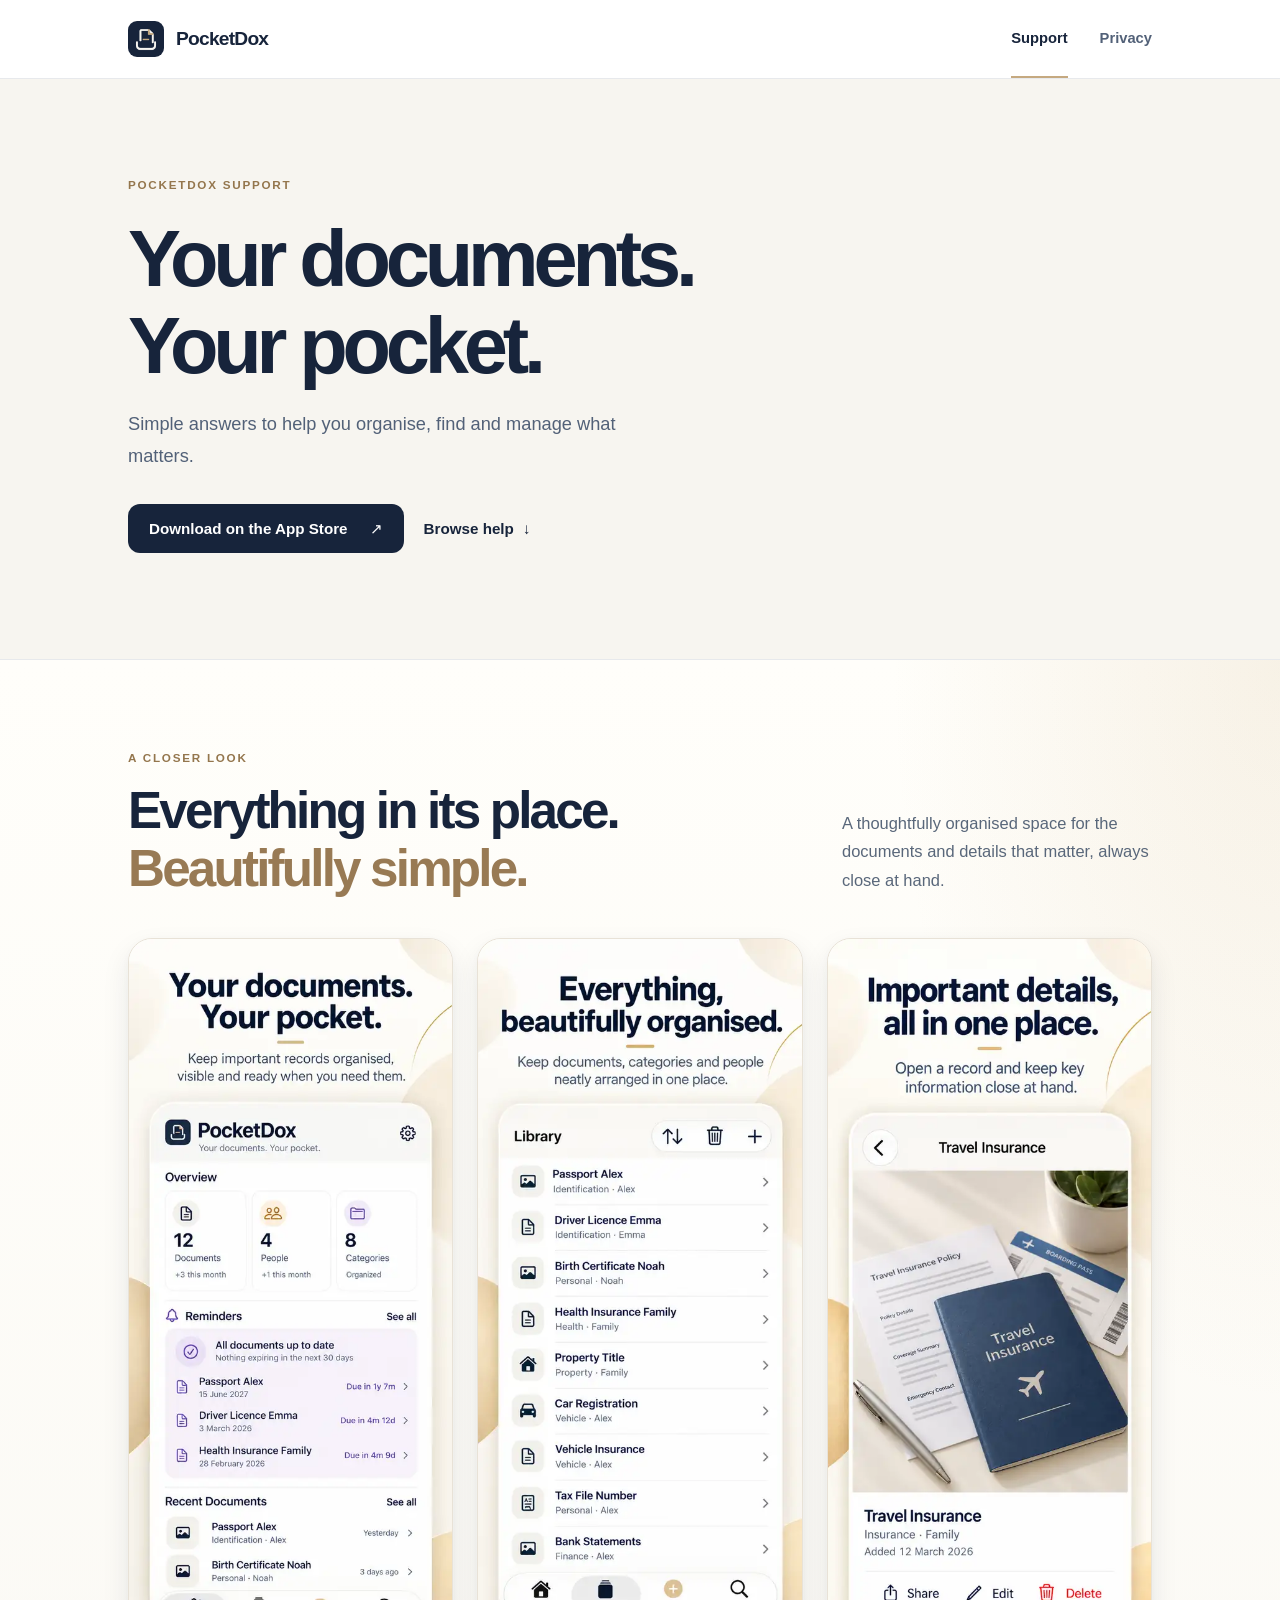
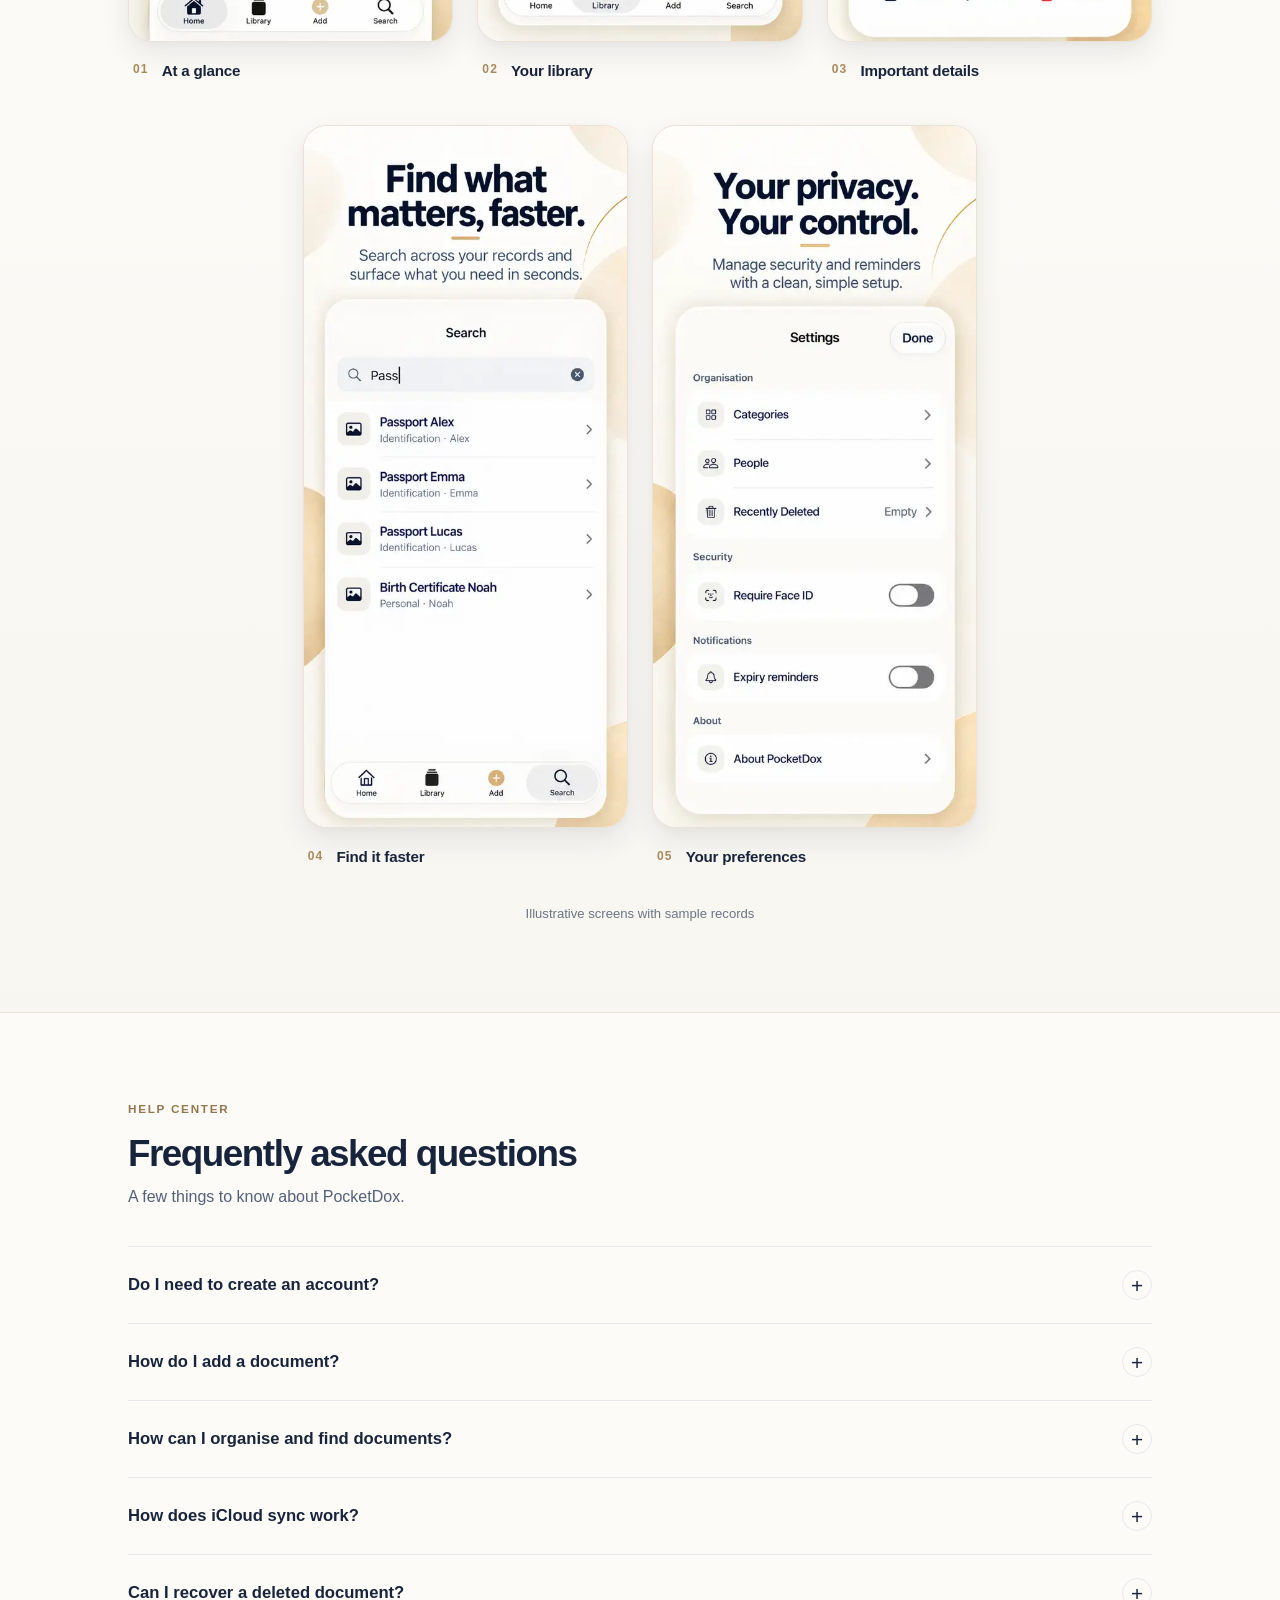
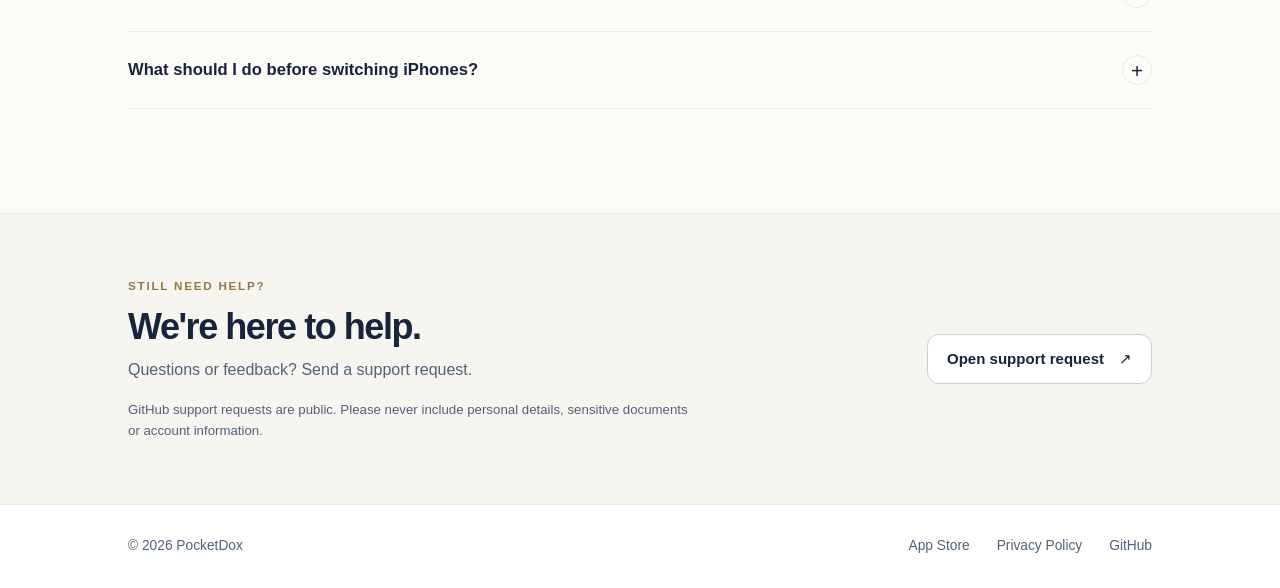
<file: index.html>
<!doctype html>
<html lang="en">
<head>
  <meta charset="utf-8">
  <meta name="viewport" content="width=device-width, initial-scale=1">
  <meta name="theme-color" content="#FCFBF8">
  <meta name="description" content="PocketDox support. Find help with documents, iCloud sync, and privacy.">
  <title>Support — PocketDox</title>
  <link rel="icon" type="image/png" href="assets/pocketdox-app-icon.png">
  <link rel="apple-touch-icon" href="assets/pocketdox-app-icon.png">
  <link rel="stylesheet" href="style.css?v=20261107-store">
</head>
<body>
<a class="skip-link" href="#main">Skip to content</a>
<header class="site-header">
  <div class="shell header-inner">
    <a class="brand" href="./" aria-label="PocketDox home"><img src="assets/pocketdox-app-icon.png" alt="" width="36" height="36"><span>PocketDox</span></a>
    <nav class="nav" aria-label="Main navigation"><a class="current" aria-current="page" href="./">Support</a><a href="privacy.html">Privacy</a></nav>
  </div>
</header>
<main id="main">
  <section class="hero">
    <div class="shell hero-inner">
      <p class="eyebrow">POCKETDOX SUPPORT</p>
      <h1>Your documents.<br><span>Your pocket.</span></h1>
      <p class="intro">Simple answers to help you organise, find and manage what matters.</p>
      <div class="hero-actions"><a class="primary-link" href="https://apps.apple.com/us/app/pocketdox/id6823854425" target="_blank" rel="noopener noreferrer" aria-label="Download PocketDox on the App Store">Download on the App Store <span aria-hidden="true">↗</span></a><a class="hero-help-link" href="#questions">Browse help <span aria-hidden="true">↓</span></a></div>
    </div>
  </section>

  <section class="showcase-section" id="explore" aria-labelledby="showcase-heading">
    <div class="shell showcase-inner">
      <div class="showcase-heading">
        <div>
          <p class="eyebrow">A CLOSER LOOK</p>
          <h2 id="showcase-heading">Everything in its place.<br><span>Beautifully simple.</span></h2>
        </div>
        <p class="showcase-intro">A thoughtfully organised space for the documents and details that matter, always close at hand.</p>
      </div>
      <div class="showcase-gallery">
        <figure class="showcase-card">
          <div class="showcase-image"><img src="assets/screenshots/01_home.webp" alt="PocketDox home screen with an overview of documents, people, categories and recent records" width="520" height="1128" loading="lazy" decoding="async"></div>
          <figcaption><span class="showcase-number">01</span><span>At a glance</span></figcaption>
        </figure>
        <figure class="showcase-card">
          <div class="showcase-image"><img src="assets/screenshots/02_library.webp" alt="PocketDox document library showing neatly organised personal and family records" width="520" height="1128" loading="lazy" decoding="async"></div>
          <figcaption><span class="showcase-number">02</span><span>Your library</span></figcaption>
        </figure>
        <figure class="showcase-card">
          <div class="showcase-image"><img src="assets/screenshots/03_document_preview.webp" alt="PocketDox document detail preview with a travel insurance record and share and edit actions" width="520" height="1128" loading="lazy" decoding="async"></div>
          <figcaption><span class="showcase-number">03</span><span>Important details</span></figcaption>
        </figure>
        <figure class="showcase-card">
          <div class="showcase-image"><img src="assets/screenshots/04_search.webp" alt="PocketDox search screen displaying matching passport and certificate records" width="520" height="1128" loading="lazy" decoding="async"></div>
          <figcaption><span class="showcase-number">04</span><span>Find it faster</span></figcaption>
        </figure>
        <figure class="showcase-card">
          <div class="showcase-image"><img src="assets/screenshots/05_settings.webp" alt="PocketDox settings showing categories, people, Face ID and expiry reminder options" width="520" height="1128" loading="lazy" decoding="async"></div>
          <figcaption><span class="showcase-number">05</span><span>Your preferences</span></figcaption>
        </figure>
      </div>
      <p class="showcase-note">Illustrative screens with sample records</p>
    </div>
  </section>
  <section class="help-section shell" id="questions" aria-labelledby="help-heading">
    <div class="section-top"><div><p class="eyebrow">HELP CENTER</p><h2 id="help-heading">Frequently asked questions</h2><p class="section-description">A few things to know about PocketDox.</p></div></div>
    <div class="faq-list">
      <details class="faq"><summary><span>Do I need to create an account?</span><span class="expand" aria-hidden="true"></span></summary><p>No. PocketDox doesn't require a separate account or sign-in. Just complete the setup in the app to get started.</p></details>
      <details class="faq"><summary><span>How do I add a document?</span><span class="expand" aria-hidden="true"></span></summary><p>Tap Add Document to scan using your iPhone camera or import a PDF or image from Files or Photos.</p></details>
      <details class="faq"><summary><span>How can I organise and find documents?</span><span class="expand" aria-hidden="true"></span></summary><p>Group documents by person and category, then use PocketDox search when you need to find something quickly.</p></details>
      <details class="faq"><summary><span>How does iCloud sync work?</span><span class="expand" aria-hidden="true"></span></summary><p>iCloud sync is optional and uses your existing Apple Account. PocketDox checks for changes when you open or use the app. Changes might not appear immediately on another device; version 1.0 does not support background push syncing.</p></details>
      <details class="faq"><summary><span>Can I recover a deleted document?</span><span class="expand" aria-hidden="true"></span></summary><p>You can restore an item from Recently Deleted while it's still available there. A permanently deleted document can't be restored from Recently Deleted.</p></details>
      <details class="faq"><summary><span>What should I do before switching iPhones?</span><span class="expand" aria-hidden="true"></span></summary><p>Keep a separate backup of important originals. If you're using iCloud sync, confirm your documents are available on the new device before erasing the old one.</p></details>
    </div>
  </section>
  <section class="contact-section" id="contact" aria-labelledby="contact-heading"><div class="shell contact-inner"><div><p class="eyebrow">STILL NEED HELP?</p><h2 id="contact-heading">We're here to help.</h2><p>Questions or feedback? Send a support request.</p><p class="privacy-note">GitHub support requests are public. Please never include personal details, sensitive documents or account information.</p></div><a class="secondary-link" href="https://github.com/Butch-Works/pocketdox-support/issues/new" target="_blank" rel="noopener noreferrer">Open support request <span aria-hidden="true">↗</span></a></div></section>
</main>
<footer class="site-footer"><div class="shell footer-inner"><span>© 2026 PocketDox</span><div class="footer-links"><a href="https://apps.apple.com/us/app/pocketdox/id6823854425" target="_blank" rel="noopener noreferrer">App Store</a><a href="privacy.html">Privacy Policy</a><a href="https://github.com/Butch-Works/pocketdox-support">GitHub</a></div></div></footer>
</body>
</html>
</file>
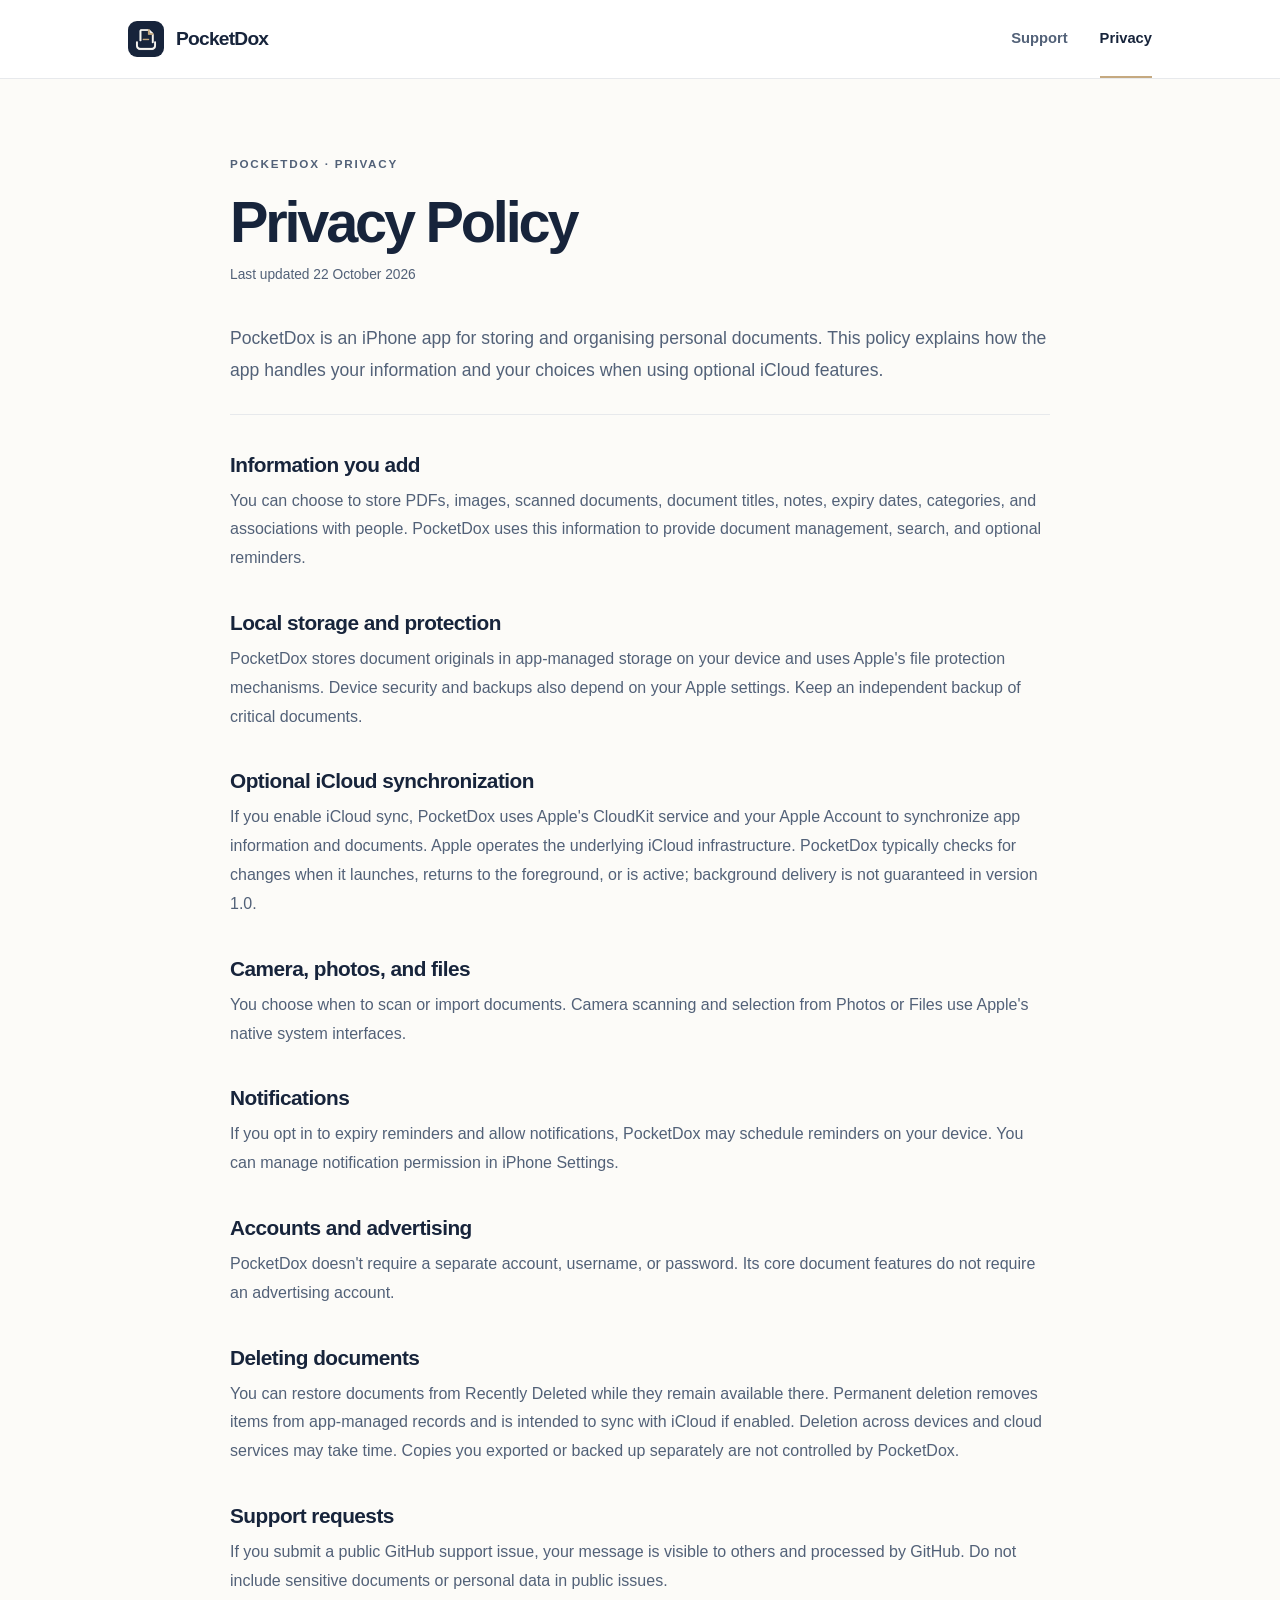
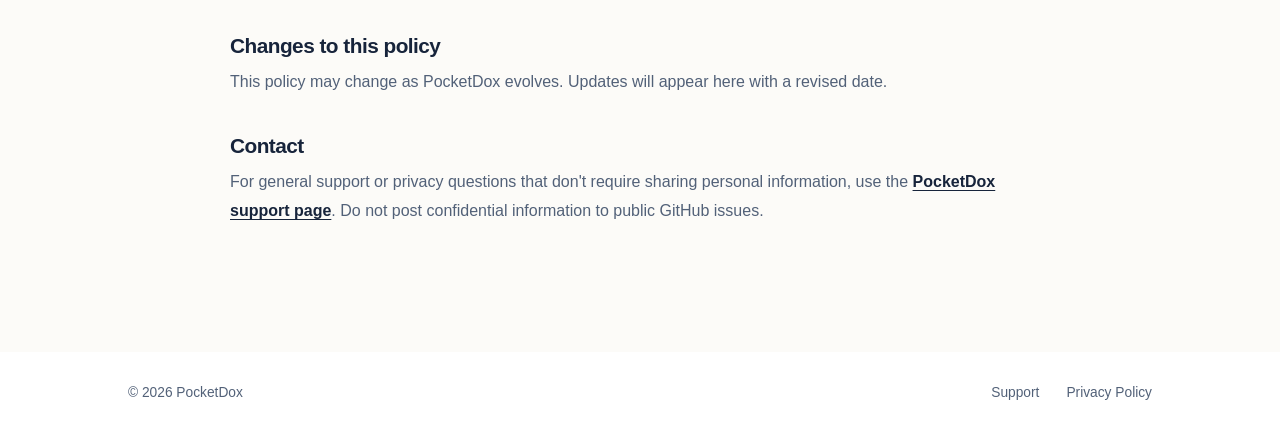
<file: privacy.html>
<!doctype html>
<html lang="en">
<head>
  <meta charset="utf-8"><meta name="viewport" content="width=device-width, initial-scale=1">
  <meta name="theme-color" content="#FCFBF8"><meta name="description" content="How PocketDox handles your documents and optional iCloud sync.">
  <title>Privacy Policy — PocketDox</title>
  <link rel="icon" type="image/png" href="assets/pocketdox-app-icon.png"><link rel="apple-touch-icon" href="assets/pocketdox-app-icon.png"><link rel="stylesheet" href="style.css?v=20261022-grid">
</head>
<body>
<a class="skip-link" href="#main">Skip to content</a>
<header class="site-header"><div class="shell header-inner"><a class="brand" href="./" aria-label="PocketDox home"><img src="assets/pocketdox-app-icon.png" alt="" width="36" height="36"><span>PocketDox</span></a><nav class="nav" aria-label="Main navigation"><a href="./">Support</a><a class="current" aria-current="page" href="privacy.html">Privacy</a></nav></div></header>
<main id="main" class="shell policy">
<p class="eyebrow">POCKETDOX · PRIVACY</p><h1>Privacy Policy</h1><p class="updated">Last updated 22 October 2026</p>
<p class="policy-intro">PocketDox is an iPhone app for storing and organising personal documents. This policy explains how the app handles your information and your choices when using optional iCloud features.</p>
<h2>Information you add</h2><p>You can choose to store PDFs, images, scanned documents, document titles, notes, expiry dates, categories, and associations with people. PocketDox uses this information to provide document management, search, and optional reminders.</p>
<h2>Local storage and protection</h2><p>PocketDox stores document originals in app-managed storage on your device and uses Apple's file protection mechanisms. Device security and backups also depend on your Apple settings. Keep an independent backup of critical documents.</p>
<h2>Optional iCloud synchronization</h2><p>If you enable iCloud sync, PocketDox uses Apple's CloudKit service and your Apple Account to synchronize app information and documents. Apple operates the underlying iCloud infrastructure. PocketDox typically checks for changes when it launches, returns to the foreground, or is active; background delivery is not guaranteed in version 1.0.</p>
<h2>Camera, photos, and files</h2><p>You choose when to scan or import documents. Camera scanning and selection from Photos or Files use Apple's native system interfaces.</p>
<h2>Notifications</h2><p>If you opt in to expiry reminders and allow notifications, PocketDox may schedule reminders on your device. You can manage notification permission in iPhone Settings.</p>
<h2>Accounts and advertising</h2><p>PocketDox doesn't require a separate account, username, or password. Its core document features do not require an advertising account.</p>
<h2>Deleting documents</h2><p>You can restore documents from Recently Deleted while they remain available there. Permanent deletion removes items from app-managed records and is intended to sync with iCloud if enabled. Deletion across devices and cloud services may take time. Copies you exported or backed up separately are not controlled by PocketDox.</p>
<h2>Support requests</h2><p>If you submit a public GitHub support issue, your message is visible to others and processed by GitHub. Do not include sensitive documents or personal data in public issues.</p>
<h2>Changes to this policy</h2><p>This policy may change as PocketDox evolves. Updates will appear here with a revised date.</p>
<h2>Contact</h2><p>For general support or privacy questions that don't require sharing personal information, use the <a href="https://github.com/Butch-Works/pocketdox-support/issues/new" target="_blank" rel="noopener noreferrer">PocketDox support page</a>. Do not post confidential information to public GitHub issues.</p>
</main>
<footer class="site-footer"><div class="shell footer-inner"><span>© 2026 PocketDox</span><div class="footer-links"><a href="./">Support</a><a href="privacy.html">Privacy Policy</a></div></div></footer>
</body></html>
</file>
<file: style.css>
:root{color-scheme:light dark;--navy:#17243b;--gold:#c5a980;--ink:#17243b;--muted:#526178;--canvas:#fcfbf8;--surface:#fff;--soft:#f7f5f0;--line:#e7e9ec;--btn-text:#fff;font-family:-apple-system,BlinkMacSystemFont,"Segoe UI",Arial,sans-serif;font-synthesis:none}
*{box-sizing:border-box}html{scroll-behavior:smooth;scroll-padding-top:92px}body{margin:0;background:var(--canvas);color:var(--ink);font-size:16px;line-height:1.65;-webkit-font-smoothing:antialiased}a{color:inherit}button,summary,a{-webkit-tap-highlight-color:transparent}a:focus-visible,summary:focus-visible{outline:3px solid var(--gold);outline-offset:4px;border-radius:4px}.shell{width:min(1024px,calc(100% - 48px));margin-inline:auto}.skip-link{position:absolute;left:16px;top:-100px;z-index:20;padding:8px 14px;background:var(--navy);color:#fff}.skip-link:focus{top:12px}
.site-header{background:var(--surface);border-bottom:1px solid var(--line)}.header-inner{height:78px;display:flex;align-items:center;justify-content:space-between;gap:24px}.brand{display:inline-flex;align-items:center;gap:12px;text-decoration:none;font-weight:700;font-size:1.2rem;letter-spacing:-.04em}.brand img{display:block;flex-shrink:0;border-radius:9px}.nav{display:flex;align-items:center;gap:32px;height:100%}.nav a{display:inline-flex;align-items:center;height:100%;color:var(--muted);text-decoration:none;font-size:.92rem;font-weight:550;border-bottom:2px solid transparent}.nav a:hover,.nav .current{color:var(--ink)}.nav .current{border-color:var(--gold)}
.hero{background:var(--soft);border-bottom:1px solid var(--line)}.hero-inner{padding-block:96px 106px}.eyebrow{margin:0;color:#94764d;font-size:.73rem;letter-spacing:.15em;font-weight:750}.hero h1{font-size:clamp(2.7rem,6.2vw,5rem);letter-spacing:-.065em;line-height:1.09;font-weight:730;margin:22px 0 19px}.hero h1 span{color:var(--navy)}.intro{max-width:520px;color:var(--muted);font-size:1.14rem;line-height:1.75;margin:0 0 32px}.primary-link{display:inline-flex;align-items:center;justify-content:center;gap:22px;border-radius:12px;background:var(--navy);color:var(--btn-text);padding:12px 21px;text-decoration:none;font-size:.95rem;font-weight:650;min-height:48px}.primary-link:hover{background:#2a3e5d}.hero-actions{display:flex;align-items:center;flex-wrap:wrap;gap:20px}.hero-help-link{display:inline-flex;align-items:center;gap:9px;color:var(--ink);font-size:.95rem;font-weight:650;text-decoration:none;text-underline-offset:4px}.hero-help-link:hover{text-decoration:underline}
.help-section{padding-block:86px 104px}.section-top h2{font-size:clamp(1.65rem,3vw,2.3rem);letter-spacing:-.04em;font-weight:700;line-height:1.2;margin:14px 0 8px}.section-description{color:var(--muted);margin:0 0 35px}.faq-list{border-top:1px solid var(--line)}.faq{border-bottom:1px solid var(--line)}.faq summary{cursor:pointer;list-style:none;display:flex;align-items:center;justify-content:space-between;gap:18px;padding:23px 0;min-height:73px;font-weight:620;font-size:1.04rem;line-height:1.4}.faq summary::-webkit-details-marker{display:none}.faq summary:hover{color:#8a6c46}.expand{display:grid;place-items:center;width:30px;height:30px;flex-shrink:0;border:1px solid var(--line);border-radius:50%;font-size:1.3rem;font-weight:400;color:var(--navy)}.expand:before{content:"+"}.faq[open] .expand:before{content:"−"}.faq[open] summary{padding-bottom:9px}.faq>p{max-width:735px;margin:0;padding:0 54px 24px 0;color:var(--muted);line-height:1.75}
.contact-section{border-top:1px solid var(--line);border-bottom:1px solid var(--line);background:var(--soft)}.contact-inner{display:flex;align-items:center;justify-content:space-between;gap:38px;padding-block:62px}.contact-inner h2{font-size:clamp(1.65rem,3vw,2.25rem);letter-spacing:-.04em;line-height:1.2;margin:10px 0 9px}.contact-inner p:not(.eyebrow){margin:0;color:var(--muted)}.contact-inner .privacy-note{font-size:.83rem;max-width:570px;margin-top:15px!important}.secondary-link{display:inline-flex;align-items:center;justify-content:center;white-space:nowrap;gap:15px;min-height:48px;border-radius:12px;padding:12px 19px;background:var(--surface);border:1px solid #c9cfd7;text-decoration:none;font-size:.94rem;font-weight:650}.secondary-link:hover{border-color:var(--gold)}
.site-footer{background:var(--surface)}.footer-inner{padding-block:30px;display:flex;align-items:center;justify-content:space-between;gap:20px;color:var(--muted);font-size:.86rem}.footer-links{display:flex;gap:27px}.footer-links a{text-decoration:none}.footer-links a:hover{color:var(--ink)}
.policy{max-width:820px;padding-block:74px 110px}.policy h1{font-size:clamp(2.35rem,4.5vw,3.6rem);font-weight:730;letter-spacing:-.055em;line-height:1.12;margin:15px 0 8px}.policy .updated{font-size:.86rem;color:var(--muted);margin-bottom:36px}.policy .policy-intro{font-size:1.1rem;color:var(--muted);padding-bottom:27px;border-bottom:1px solid var(--line)}.policy h2{font-size:1.3rem;letter-spacing:-.025em;line-height:1.3;margin:36px 0 9px}.policy p{color:var(--muted);margin:0 0 16px;line-height:1.8}.policy a{color:var(--navy);font-weight:650;text-underline-offset:3px}
@media(max-width:680px){.shell{width:calc(100% - 40px)}.header-inner{height:68px}.nav{gap:20px}.brand{font-size:1.06rem}.brand img{height:32px;width:32px}.hero-inner{padding-block:68px 76px}.hero h1{font-size:clamp(2.65rem,10vw,4.1rem)}.intro{font-size:1rem;line-height:1.7}.help-section{padding-block:60px 74px}.section-description{margin-bottom:22px}.faq summary{font-size:1rem;padding:20px 0;min-height:67px}.faq>p{padding:0 36px 22px 0}.contact-inner{display:block;padding-block:48px}.secondary-link{margin-top:27px;white-space:normal}.footer-inner{align-items:flex-start;flex-direction:column;padding-block:25px;gap:13px}.policy{padding-block:55px 80px}}
@media(prefers-color-scheme:dark){:root{--ink:#f7f5f0;--muted:#b8c2d0;--canvas:#0e1522;--surface:#1a2639;--soft:#142033;--line:#344359;--btn-text:#17243b}.eyebrow{color:#dfc69e}.hero h1 span{color:#dfc69e}.primary-link{background:#dfc69e}.primary-link:hover{background:#ebd9bd}.faq summary:hover{color:#dfc69e}.expand{color:#dfc69e}.secondary-link{border-color:#53617a}.policy a{color:#dfc69e}}
@media(prefers-reduced-motion:reduce){html{scroll-behavior:auto}}

/* Responsive editorial gallery — every preview appears in the page flow, never in a carousel. */
.showcase-section{color:#17243b;background:radial-gradient(ellipse 32% 40% at 100% 0%,rgba(209,180,132,.17),transparent 95%),linear-gradient(180deg,#fffefa 0%,#f8f6f1 100%);border-bottom:1px solid #e9e4da}
.showcase-inner{padding-block:88px 88px}
.showcase-heading{display:flex;justify-content:space-between;align-items:end;gap:50px;margin-bottom:40px}
.showcase-heading h2{font-size:clamp(2.05rem,4vw,3.3rem);font-weight:730;letter-spacing:-.055em;line-height:1.13;margin:15px 0 0}
.showcase-heading h2 span{color:#987a54}
.showcase-intro{font-size:1.03rem;color:#59677a;line-height:1.75;max-width:310px;margin:0 0 3px}
.showcase-gallery{display:grid;grid-template-columns:repeat(6,minmax(0,1fr));column-gap:24px;row-gap:42px;align-items:start}
.showcase-card{grid-column:span 2;min-width:0;margin:0}
.showcase-card:nth-child(4){grid-column:2 / span 2}
.showcase-card:nth-child(5){grid-column:4 / span 2}
.showcase-image{overflow:hidden;border-radius:24px;background:#fff;border:1px solid #e8e2d7;box-shadow:0 12px 28px rgba(24,35,57,.085),0 2px 8px rgba(24,35,57,.025);transition:transform .2s ease,box-shadow .2s ease}
.showcase-image img{display:block;width:100%;height:auto;aspect-ratio:520/1128}
.showcase-card:hover .showcase-image{transform:translateY(-3px);box-shadow:0 16px 36px rgba(24,35,57,.13)}
.showcase-card figcaption{display:flex;align-items:center;gap:13px;padding:16px 5px 0;color:#17243b;font-size:.95rem;font-weight:650;letter-spacing:-.015em}
.showcase-number{font-size:.75rem;font-weight:750;letter-spacing:.1em;color:#aa8a5d}
.showcase-note{margin:35px 0 0;color:#6a7586;font-size:.82rem;line-height:1.5;text-align:center}
@media(max-width:860px){
  .showcase-gallery{grid-template-columns:repeat(2,minmax(0,1fr));column-gap:22px;row-gap:36px}
  .showcase-card,.showcase-card:nth-child(4){grid-column:auto}
  .showcase-card:nth-child(5){grid-column:1 / -1;justify-self:center;width:min(100%,350px)}
}
@media(max-width:680px){
  .showcase-inner{padding-block:65px 66px}
  .showcase-heading{display:block;margin-bottom:32px}
  .showcase-heading h2{font-size:clamp(2rem,7vw,2.75rem)}
  .showcase-intro{max-width:510px;margin-top:18px;font-size:.99rem}
  .showcase-gallery{grid-template-columns:minmax(0,1fr);row-gap:34px;justify-items:center}
  .showcase-card,.showcase-card:nth-child(4),.showcase-card:nth-child(5){grid-column:1;width:min(100%,390px)}
  .showcase-image{border-radius:20px}
  .showcase-note{margin-top:31px;font-size:.79rem}
}
@media(prefers-reduced-motion:reduce){.showcase-image{transition:none}.showcase-card:hover .showcase-image{transform:none}}
</file>
